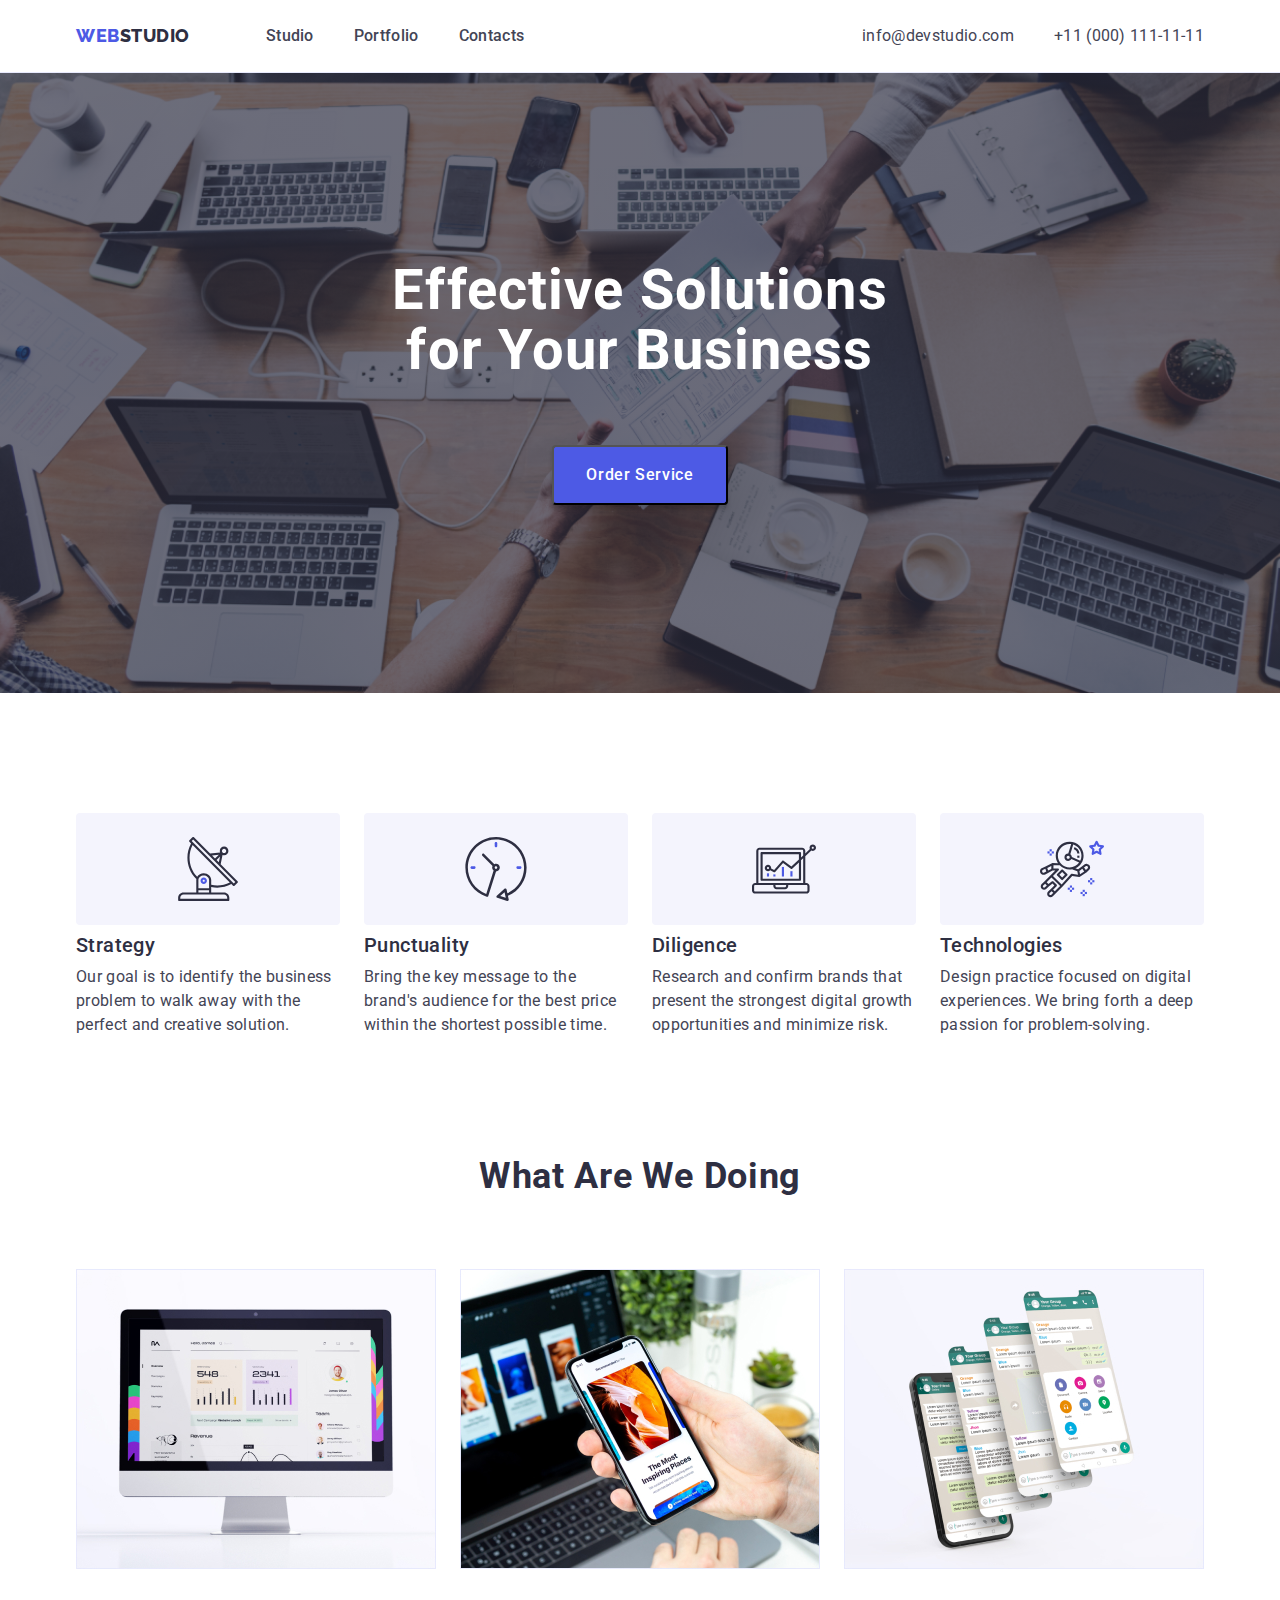
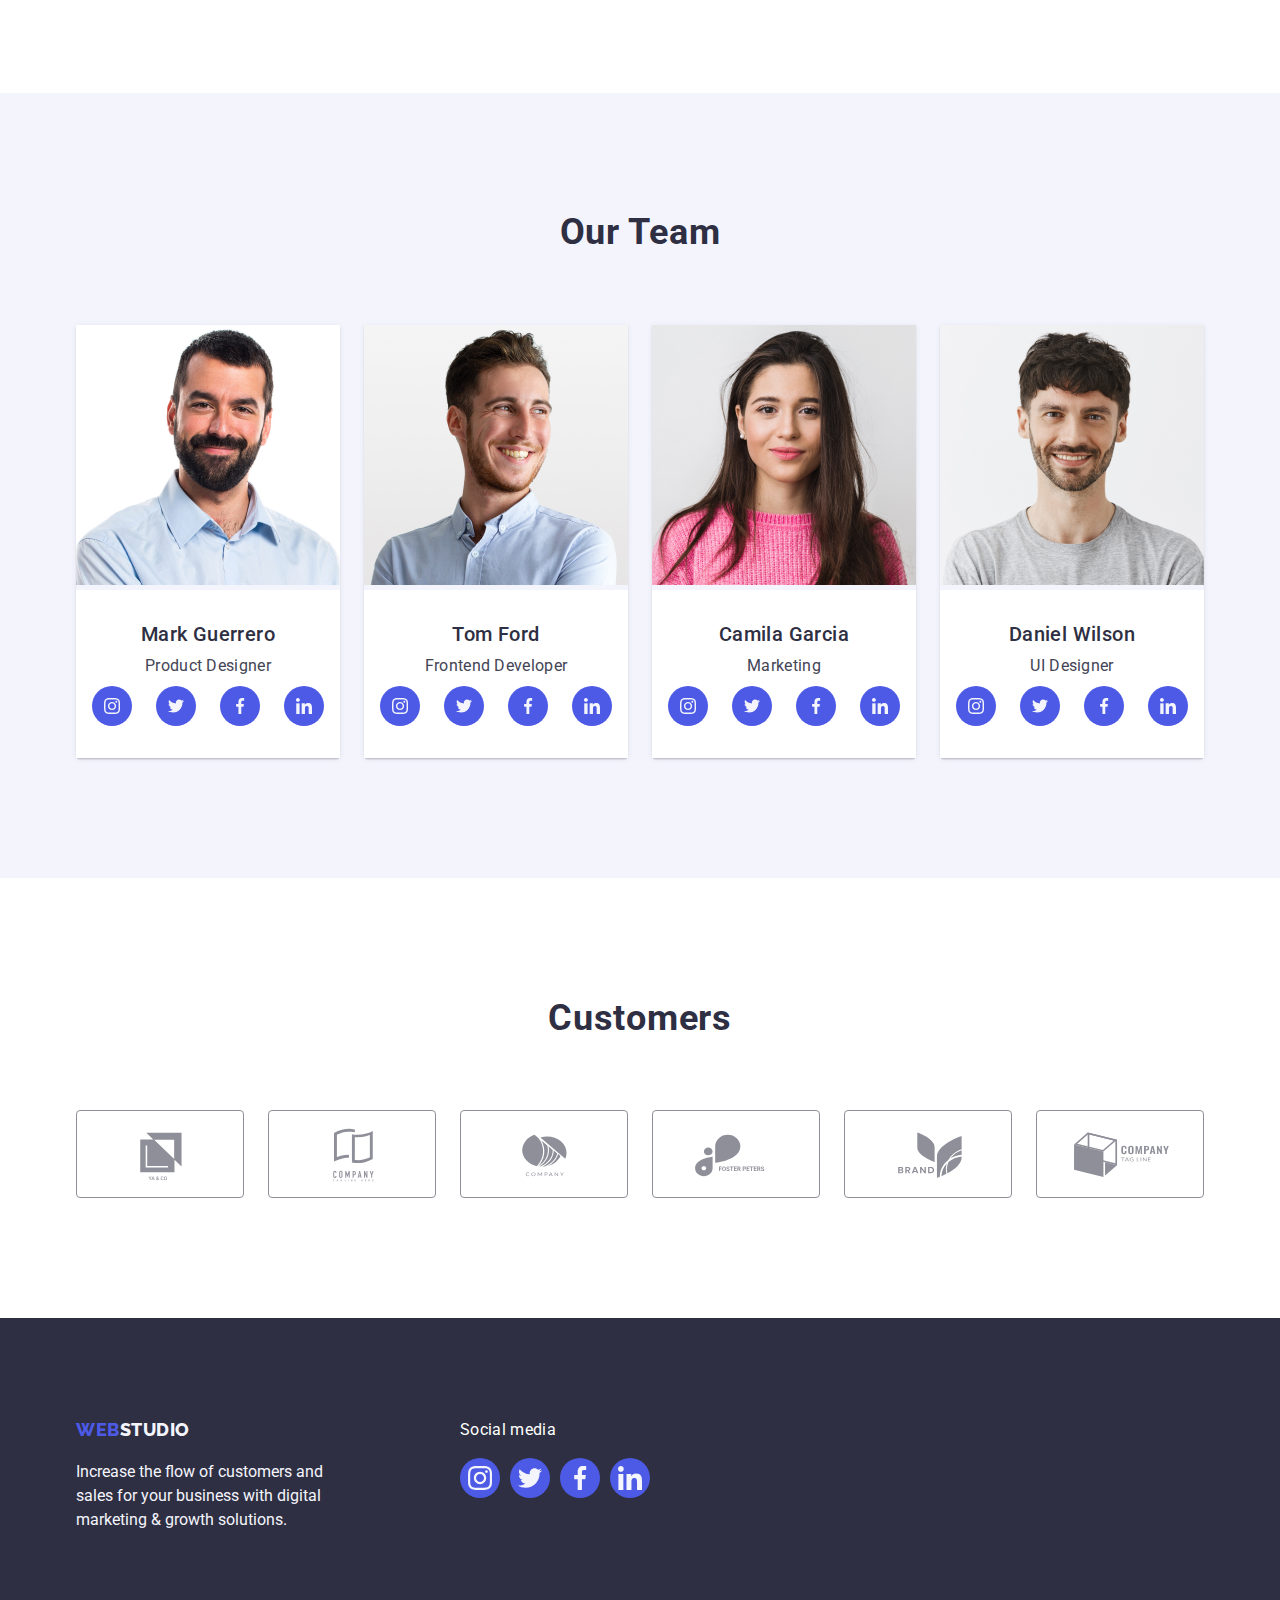
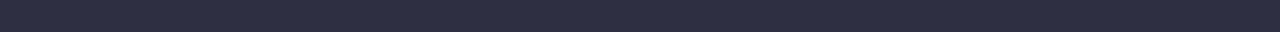
<file: index.html>
<!DOCTYPE html>
<html lang="en">
  <head>
    <meta charset="UTF-8" />
    <meta http-equiv="X-UA-Compatible" content="IE=edge" />
    <meta name="viewport" content="width=device-width, initial-scale=1.0" />
    <link rel="preconnect" href="https://fonts.googleapis.com" />
    <link rel="preconnect" href="https://fonts.gstatic.com" crossorigin />
    <link
      href="https://fonts.googleapis.com/css2?family=Montserrat:wght@400;700&family=Raleway:ital,wght@0,100;0,200;0,300;0,400;0,500;0,600;0,700;0,800;0,900;1,100;1,200;1,300;1,400;1,500;1,600;1,700;1,800;1,900&display=swap"
      rel="stylesheet"
    />

    <link
      href="https://fonts.googleapis.com/css2?family=Montserrat:wght@400;700&family=Raleway:ital,wght@0,100;0,200;0,300;0,400;0,500;0,600;0,700;0,800;0,900;1,100;1,200;1,300;1,400;1,500;1,600;1,700;1,800;1,900&family=Roboto:ital,wght@0,100;0,300;0,400;0,500;0,700;0,900;1,100;1,300;1,400;1,500;1,700;1,900&display=swap"
      rel="stylesheet"
    />
    <link
      rel="stylesheet"
      href="https://cdnjs.cloudflare.com/ajax/libs/modern-normalize/1.1.0/modern-normalize.css"
      integrity="sha512-Y0MM+V6ymRKN2zStTqzQ227DWhhp4Mzdo6gnlRnuaNCbc+YN/ZH0sBCLTM4M0oSy9c9VKiCvd4Jk44aCLrNS5Q=="
      crossorigin="anonymous"
      referrerpolicy="no-referrer"
    />

    <link rel="stylesheet" href="./css/styles.css" />
    <title>Студія</title>
  </head>

  <body>
    <header class="header-border">
      <div class="main-nav container">
        <nav class="nav-list">
          <!-- Logo -->
          <a class="logo link" href="./index.html"
            >Web<span class="logo-text link">Studio</span></a
          >
          <!-- Navigation menu -->
          <ul class="site-nav list">
            <li class="items">
              <a class="adress-list-item link" href="./index.html">Studio</a>
            </li>
            <li class="items">
              <a class="adress-list-item link" href="./portfolio.html"
                >Portfolio</a
              >
            </li>
            <li class="items">
              <a class="adress-list-item link" href="">Contacts</a>
            </li>
          </ul>
        </nav>
        <!-- Adress -->
        <address class="adress-list">
          <ul class="list adress-items">
            <li class="items">
              <a class="adress-list-item link" href="mailto:info@devstudio.com"
                >info@devstudio.com</a
              >
            </li>
            <li class="items">
              <a class="adress-list-item link" href="tel:+110001111111"
                >+11 (000) 111-11-11</a
              >
            </li>
          </ul>
        </address>
      </div>
    </header>

    <main>
      <!-- Description -->
      <section class="section-description">
        <div class="container">
          <h1 class="section-description-item">
            Effective Solutions for Your Business
          </h1>
          <button class="section-description-btn" type="button">
            Order Service
          </button>
        </div>
      </section>

      <!-- Features -->
      <section class="section-features">
        <div class="container">
          <h2 class="section-features-title" hidden>features</h2>
          <ul class="list section-features-list">
            <li class="item-features">
              <div class="svg-features-block">
                <svg class="icon-features" width="64" height="64">
                  <use href="./images/icons.svg#icon-antenna"></use>
                </svg>
              </div>
              <h3 class="section-features-item">Strategy</h3>
              <p class="section-features-item-text">
                Our goal is to identify the business problem to walk away with
                the perfect and creative solution.
              </p>
            </li>
            <li class="item-features icon-punctuality">
              <div class="svg-features-block">
                <svg class="icon-features" width="64" height="64">
                  <use href="./images/icons.svg#icon-clock"></use>
                </svg>
              </div>
              <h3 class="section-features-item">Punctuality</h3>
              <p class="section-features-item-text">
                Bring the key message to the brand's audience for the best price
                within the shortest possible time.
              </p>
            </li>
            <li class="item-features icon-diligence">
              <div class="svg-features-block">
                <svg class="icon-features" width="64" height="64">
                  <use href="./images/icons.svg#icon-diagram"></use>
                </svg>
              </div>
              <h3 class="section-features-item">Diligence</h3>
              <p class="section-features-item-text">
                Research and confirm brands that present the strongest digital
                growth opportunities and minimize risk.
              </p>
            </li>
            <li class="item-features icon-technologies">
              <div class="svg-features-block">
                <svg class="icon-features" width="64" height="64">
                  <use href="./images/icons.svg#icon-astronaut"></use>
                </svg>
              </div>
              <h3 class="section-features-item">Technologies</h3>
              <p class="section-features-item-text">
                Design practice focused on digital experiences. We bring forth a
                deep passion for problem-solving.
              </p>
            </li>
          </ul>
        </div>
      </section>

      <!-- Doing -->
      <section class="section-doing">
        <div class="container">
          <h2 class="section-doing-title">What are we doing</h2>

          <ul class="list section-doing-list">
            <li class="doing-item">
              <img src="./images/img01.jpg" alt="desktop" width="360" />
            </li>

            <li class="doing-item">
              <img src="./images/img02.jpg" alt="mobile" width="360" />
            </li>

            <li class="doing-item">
              <img src="./images/img03.jpg" alt="layers" width="360" />
            </li>
          </ul>
        </div>
      </section>

      <!-- Team -->
      <section class="section-team">
        <div class="container">
          <h2 class="section-team-head">Our Team</h2>
          <ul class="list section-team-list">
            <li class="section-team-item">
              <img src="./images/img04.jpg" alt="Mark Guerrero" width="264" />
              <div class="team-person-description">
                <h3 class="section-team-person">Mark Guerrero</h3>
                <p class="section-team-person-text">Product Designer</p>
                <ul class="list team-social-list">
                  <li class="team-social-item">
                    <a class="link team-social-link" href>
                      <svg class="team-social-icon" width="16" height="16">
                        <use href="./images/icons.svg#icon-instagram"></use>
                      </svg>
                    </a>
                  </li>
                  <li class="team-social-item">
                    <a class="link team-social-link" href>
                      <svg class="team-social-icon" width="16" height="16">
                        <use href="./images/icons.svg#icon-twitter"></use>
                      </svg>
                    </a>
                  </li>
                  <li class="team-social-item">
                    <a class="link team-social-link" href>
                      <svg class="team-social-icon" width="16" height="16">
                        <use href="./images/icons.svg#icon-facebook"></use>
                      </svg>
                    </a>
                  </li>
                  <li class="team-social-item">
                    <a class="link team-social-link" href>
                      <svg class="team-social-icon" width="16" height="16">
                        <use href="./images/icons.svg#icon-linkedin"></use>
                      </svg>
                    </a>
                  </li>
                </ul>
              </div>
            </li>
            <li class="section-team-item">
              <img src="./images/img05.jpg" alt="Tom Ford" width="264" />
              <div class="team-person-description">
                <h3 class="section-team-person">Tom Ford</h3>
                <p class="section-team-person-text">Frontend Developer</p>
                <ul class="list team-social-list">
                  <li class="team-social-item">
                    <a class="link team-social-link" href>
                      <svg class="team-social-icon" width="16" height="16">
                        <use href="./images/icons.svg#icon-instagram"></use>
                      </svg>
                    </a>
                  </li>
                  <li class="team-social-item">
                    <a class="link team-social-link" href>
                      <svg class="team-social-icon" width="16" height="16">
                        <use href="./images/icons.svg#icon-twitter"></use>
                      </svg>
                    </a>
                  </li>
                  <li class="team-social-item">
                    <a class="link team-social-link" href>
                      <svg class="team-social-icon" width="16" height="16">
                        <use href="./images/icons.svg#icon-facebook"></use>
                      </svg>
                    </a>
                  </li>
                  <li class="team-social-item">
                    <a class="link team-social-link" href>
                      <svg class="team-social-icon" width="16" height="16">
                        <use href="./images/icons.svg#icon-linkedin"></use>
                      </svg>
                    </a>
                  </li>
                </ul>
              </div>
            </li>
            <li class="section-team-item">
              <img src="./images/img06.jpg" alt="Camila Garcia" width="264" />
              <div class="team-person-description">
                <h3 class="section-team-person">Camila Garcia</h3>
                <p class="section-team-person-text">Marketing</p>
                <ul class="list team-social-list">
                  <li class="team-social-item">
                    <a class="link team-social-link" href>
                      <svg class="team-social-icon" width="16" height="16">
                        <use href="./images/icons.svg#icon-instagram"></use>
                      </svg>
                    </a>
                  </li>
                  <li class="team-social-item">
                    <a class="link team-social-link" href>
                      <svg class="team-social-icon" width="16" height="16">
                        <use href="./images/icons.svg#icon-twitter"></use>
                      </svg>
                    </a>
                  </li>
                  <li class="team-social-item">
                    <a class="link team-social-link" href>
                      <svg class="team-social-icon" width="16" height="16">
                        <use href="./images/icons.svg#icon-facebook"></use>
                      </svg>
                    </a>
                  </li>
                  <li class="team-social-item">
                    <a class="link team-social-link" href>
                      <svg class="team-social-icon" width="16" height="16">
                        <use href="./images/icons.svg#icon-linkedin"></use>
                      </svg>
                    </a>
                  </li>
                </ul>
              </div>
            </li>
            <li class="section-team-item">
              <img src="./images/img07.jpg" alt="Daniel Wilson" width="264" />
              <div class="team-person-description">
                <h3 class="section-team-person">Daniel Wilson</h3>
                <p class="section-team-person-text">UI Designer</p>
                <ul class="list team-social-list">
                  <li class="team-social-item">
                    <a class="link team-social-link" href>
                      <svg class="team-social-icon" width="16" height="16">
                        <use href="./images/icons.svg#icon-instagram"></use>
                      </svg>
                    </a>
                  </li>
                  <li class="team-social-item">
                    <a class="link team-social-link" href>
                      <svg class="team-social-icon" width="16" height="16">
                        <use href="./images/icons.svg#icon-twitter"></use>
                      </svg>
                    </a>
                  </li>
                  <li class="team-social-item">
                    <a class="link team-social-link" href>
                      <svg class="team-social-icon" width="16" height="16">
                        <use href="./images/icons.svg#icon-facebook"></use>
                      </svg>
                    </a>
                  </li>
                  <li class="team-social-item">
                    <a class="link team-social-link" href>
                      <svg class="team-social-icon" width="16" height="16">
                        <use href="./images/icons.svg#icon-linkedin"></use>
                      </svg>
                    </a>
                  </li>
                </ul>
              </div>
            </li>
          </ul>
        </div>
      </section>

      <!-- Customers -->
      <section class="section-customers">
        <div class="container">
          <h2 class="section-customers-header">Customers</h2>
          <ul class="list section-customers-list">
            <li class="section-customers-item">
              <a class="link customers-link" href>
                <svg class="svg-customers-icon" width="104" height="56">
                  <use href="./images/icons.svg#icon-Logo-01"></use>
                </svg>
              </a>
            </li>
            <li class="section-customers-item">
              <a class="link customers-link" href>
                <svg class="svg-customers-icon" width="104" height="56">
                  <use href="./images/icons.svg#icon-Logo-02"></use>
                </svg>
              </a>
            </li>
            <li class="section-customers-item">
              <a class="link customers-link" href>
                <svg class="svg-customers-icon" width="104" height="56">
                  <use href="./images/icons.svg#icon-Logo-03"></use>
                </svg>
              </a>
            </li>
            <li class="section-customers-item">
              <a class="link customers-link" href>
                <svg class="svg-customers-icon" width="104" height="56">
                  <use href="./images/icons.svg#icon-Logo-04"></use>
                </svg>
              </a>
            </li>
            <li class="section-customers-item">
              <a class="link customers-link" href>
                <svg class="svg-customers-icon" width="104" height="56">
                  <use href="./images/icons.svg#icon-Logo-05"></use>
                </svg>
              </a>
            </li>
            <li class="section-customers-item">
              <a class="link customers-link" href>
                <svg class="svg-customers-icon" width="104" height="56">
                  <use href="./images/icons.svg#icon-Logo-06"></use>
                </svg>
              </a>
            </li>
          </ul>
        </div>
      </section>
    </main>

    <footer class="footer-main">
      <div class="container">
        <div class="footer-container">
          <div class="footer-size">
            <a class="footer-logo link" href="./index.html"
              >Web<span class="logo-footer-text link">Studio</span></a
            >
            <p class="logo-footer-text">
              Increase the flow of customers and sales for your business with
              digital marketing & growth solutions.
            </p>
          </div>

          <div class="footer-social">
            <p class="footer-social-title">Social media</p>
            <ul class="list footer-social-list">
              <li class="footer-social-item">
                <a class="link footer-social-link" href>
                  <svg class="footer-social-icon" width="24" height="24">
                    <use href="./images/icons.svg#icon-instagram"></use>
                  </svg>
                </a>
              </li>
              <li class="footer-social-item">
                <a class="link footer-social-link" href>
                  <svg class="footer-social-icon" width="24" height="24">
                    <use href="./images/icons.svg#icon-twitter"></use>
                  </svg>
                </a>
              </li>
              <li class="footer-social-item">
                <a class="link footer-social-link" href>
                  <svg class="footer-social-icon" width="24" height="24">
                    <use href="./images/icons.svg#icon-facebook"></use>
                  </svg>
                </a>
              </li>
              <li class="footer-social-item">
                <a class="link footer-social-link" href>
                  <svg class="footer-social-icon" width="24" height="24">
                    <use href="./images/icons.svg#icon-linkedin"></use>
                  </svg>
                </a>
              </li>
            </ul>
          </div>
        </div>
      </div>
    </footer>
  </body>
</html>
</file>
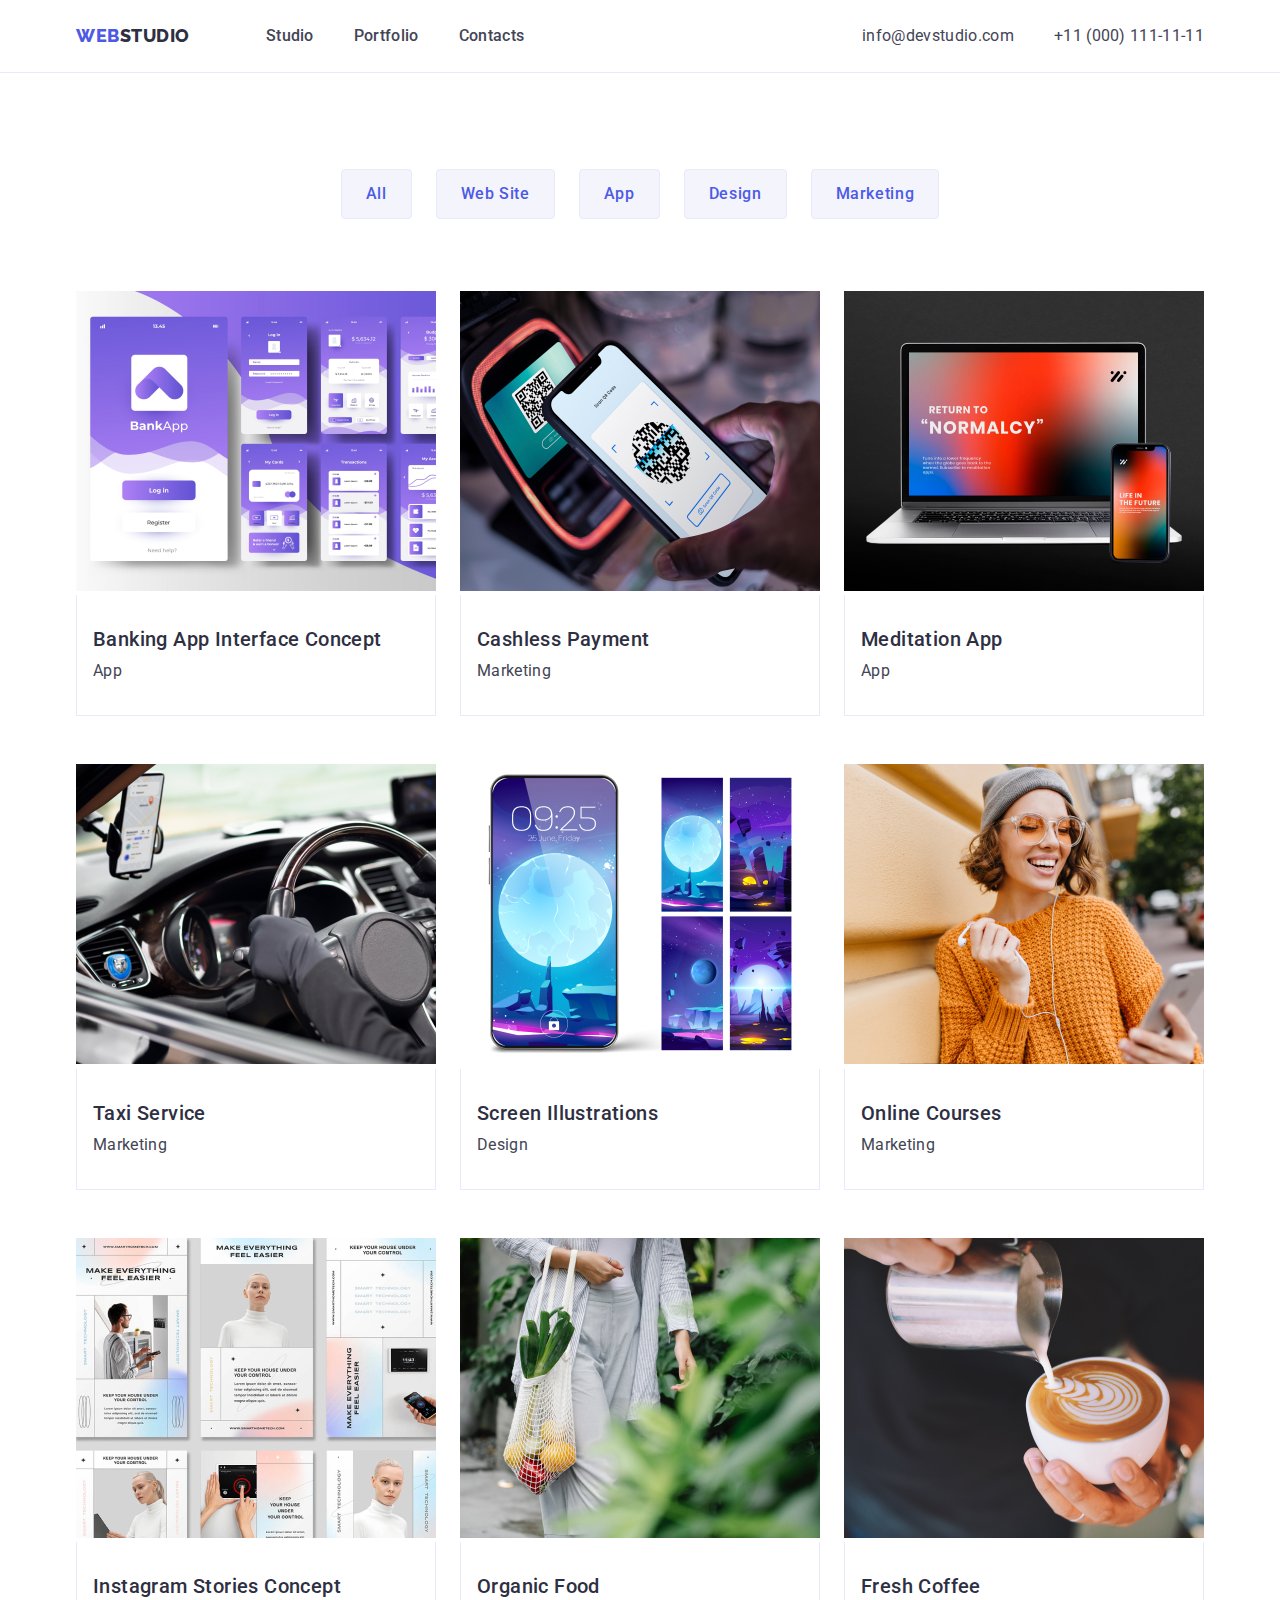
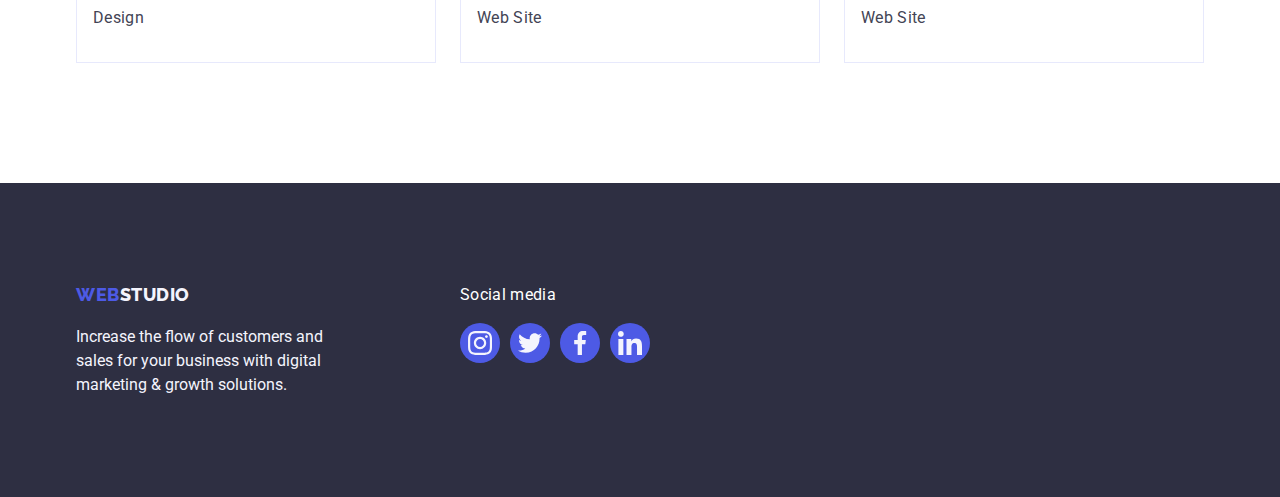
<file: portfolio.html>
<!DOCTYPE html>
<html lang="en">
  <head>
    <meta charset="UTF-8" />
    <meta http-equiv="X-UA-Compatible" content="IE=edge" />
    <meta name="viewport" content="width=device-width, initial-scale=1.0" />
    <link rel="preconnect" href="https://fonts.googleapis.com" />
    <link rel="preconnect" href="https://fonts.gstatic.com" crossorigin />
    <link
      href="https://fonts.googleapis.com/css2?family=Montserrat:wght@400;700&family=Raleway:ital,wght@0,100;0,200;0,300;0,400;0,500;0,600;0,700;0,800;0,900;1,100;1,200;1,300;1,400;1,500;1,600;1,700;1,800;1,900&display=swap"
      rel="stylesheet"
    />
    <link
      href="https://fonts.googleapis.com/css2?family=Montserrat:wght@400;700&family=Raleway:ital,wght@0,100;0,200;0,300;0,400;0,500;0,600;0,700;0,800;0,900;1,100;1,200;1,300;1,400;1,500;1,600;1,700;1,800;1,900&family=Roboto:ital,wght@0,100;0,300;0,400;0,500;0,700;0,900;1,100;1,300;1,400;1,500;1,700;1,900&display=swap"
      rel="stylesheet"
    />
    <link
      rel="stylesheet"
      href="https://cdnjs.cloudflare.com/ajax/libs/modern-normalize/1.1.0/modern-normalize.css"
      integrity="sha512-Y0MM+V6ymRKN2zStTqzQ227DWhhp4Mzdo6gnlRnuaNCbc+YN/ZH0sBCLTM4M0oSy9c9VKiCvd4Jk44aCLrNS5Q=="
      crossorigin="anonymous"
      referrerpolicy="no-referrer"
    />
    <link rel="stylesheet" href="./css/styles.css" />
    <title>Портфоліо</title>
  </head>

  <body>
    <header class="header-border">
      <div class="main-nav container">
        <nav class="nav-list">
          <!-- Logo -->
          <a class="logo link" href="./index.html"
            >Web<span class="logo-text link">Studio</span></a
          >
          <!-- Navigation menu -->
          <ul class="site-nav list">
            <li class="items">
              <a class="adress-list-item link" href="./index.html">Studio</a>
            </li>
            <li class="items">
              <a class="adress-list-item link" href="./portfolio.html"
                >Portfolio</a
              >
            </li>
            <li class="items">
              <a class="adress-list-item link" href="">Contacts</a>
            </li>
          </ul>
        </nav>
        <!-- Adress -->
        <address class="adress-list">
          <ul class="list adress-items">
            <li class="items">
              <a class="adress-list-item link" href="mailto:info@devstudio.com"
                >info@devstudio.com</a
              >
            </li>
            <li class="items">
              <a class="adress-list-item link" href="tel:+110001111111"
                >+11 (000) 111-11-11</a
              >
            </li>
          </ul>
        </address>
      </div>
    </header>

    <main>
      <section class="section-main">
        <div class="container">
          <!-- Buttons -->
          <h1 hidden>Main section</h1>
          <ul class="list btn-list">
            <li class="items">
              <button class="section-btn" type="button">All</button>
            </li>
            <li class="items">
              <button class="section-btn" type="button">Web Site</button>
            </li>
            <li class="items">
              <button class="section-btn" type="button">App</button>
            </li>
            <li class="items">
              <button class="section-btn" type="button">Design</button>
            </li>
            <li class="items">
              <button class="section-btn" type="button">Marketing</button>
            </li>
          </ul>
          <!-- Services -->
          <ul class="list services-list">
            <li class="item">
              <a class="link sevices-link" href="">
                <img
                  src="./images/imgpf_-8.jpg"
                  alt="Banking App Interface Concept"
                  width="360"
                />
                <div class="section-service-border section-service-card">
                  <h2 class="section-service-descrip">
                    Banking App Interface Concept
                  </h2>
                  <p class="section-service-text">App</p>
                </div>
              </a>
            </li>

            <li class="item">
              <a class="link sevices-link" href="">
                <img
                  src="./images/imgpf_-7.jpg"
                  alt="Cashless Payment"
                  width="360"
                />
                <div class="section-service-border section-service-card">
                  <h2 class="section-service-descrip">Cashless Payment</h2>
                  <p class="section-service-text">Marketing</p>
                </div>
              </a>
            </li>

            <li class="item">
              <a class="link sevices-link" href="">
                <img
                  src="./images/imgpf_-6.jpg"
                  alt="Meditation App"
                  width="360"
                />
                <div class="section-service-border section-service-card">
                  <h2 class="section-service-descrip">Meditation App</h2>
                  <p class="section-service-text">App</p>
                </div>
              </a>
            </li>

            <li class="item">
              <a class="link sevices-link" href="">
                <img
                  src="./images/imgpf_-5.jpg"
                  alt="Taxi Service"
                  width="360"
                />
                <div class="section-service-border section-service-card">
                  <h2 class="section-service-descrip">Taxi Service</h2>
                  <p class="section-service-text">Marketing</p>
                </div>
              </a>
            </li>

            <li class="item">
              <a class="link sevices-link" href="">
                <img
                  src="./images/imgpf_-4.jpg"
                  alt="Screen Illustrations"
                  width="360"
                />
                <div class="section-service-border section-service-card">
                  <h2 class="section-service-descrip">Screen Illustrations</h2>
                  <p class="section-service-text">Design</p>
                </div>
              </a>
            </li>

            <li class="item">
              <a class="link sevices-link" href="">
                <img
                  src="./images/imgpf_-3.jpg"
                  alt="Online Courses"
                  width="360"
                />
                <div class="section-service-border section-service-card">
                  <h2 class="section-service-descrip">Online Courses</h2>
                  <p class="section-service-text">Marketing</p>
                </div>
              </a>
            </li>

            <li class="item">
              <a class="link sevices-link" href="">
                <img
                  src="./images/imgpf_-2.jpg"
                  alt="Instagram Stories Concept"
                  width="360"
                />
                <div class="section-service-border section-service-card">
                  <h2 class="section-service-descrip">
                    Instagram Stories Concept
                  </h2>
                  <p class="section-service-text">Design</p>
                </div>
              </a>
            </li>

            <li class="item">
              <a class="link sevices-link" href="">
                <img
                  src="./images/imgpf_-1.jpg"
                  alt="Organic Food"
                  width="360"
                />
                <div class="section-service-border section-service-card">
                  <h2 class="section-service-descrip">Organic Food</h2>
                  <p class="section-service-text">Web Site</p>
                </div>
              </a>
            </li>

            <li class="item">
              <a class="link sevices-link" href="">
                <img src="./images/imgpf_.jpg" alt="Organic Food" width="360" />
                <div class="section-service-border section-service-card">
                  <h2 class="section-service-descrip">Fresh Coffee</h2>
                  <p class="section-service-text">Web Site</p>
                </div>
              </a>
            </li>
          </ul>
        </div>
      </section>
    </main>

    <footer class="footer-main">
      <div class="container">
        <div class="footer-container">
          <div class="footer-size">
            <a class="footer-logo link" href="./index.html"
              >Web<span class="logo-footer-text link">Studio</span></a
            >
            <p class="logo-footer-text">
              Increase the flow of customers and sales for your business with
              digital marketing & growth solutions.
            </p>
          </div>

          <div class="footer-social">
            <p class="footer-social-title">Social media</p>
            <ul class="list footer-social-list">
              <li class="footer-social-item">
                <a class="link footer-social-link" href>
                  <svg class="footer-social-icon" width="24" height="24">
                    <use href="./images/icons.svg#icon-instagram"></use>
                  </svg>
                </a>
              </li>
              <li class="footer-social-item">
                <a class="link footer-social-link" href>
                  <svg class="footer-social-icon" width="24" height="24">
                    <use href="./images/icons.svg#icon-twitter"></use>
                  </svg>
                </a>
              </li>
              <li class="footer-social-item">
                <a class="link footer-social-link" href>
                  <svg class="footer-social-icon" width="24" height="24">
                    <use href="./images/icons.svg#icon-facebook"></use>
                  </svg>
                </a>
              </li>
              <li class="footer-social-item">
                <a class="link footer-social-link" href>
                  <svg class="footer-social-icon" width="24" height="24">
                    <use href="./images/icons.svg#icon-linkedin"></use>
                  </svg>
                </a>
              </li>
            </ul>
          </div>
        </div>
      </div>
    </footer>
  </body>
</html>
</file>
<file: css/styles.css>
:root {
  --main-text: #434455;
  --background-color: #ffffff;
  --logo-color: #4d5ae5;
  --description-text: #2e2f42;
  --hover-focus-color: #404bbf;
  --section-background-color: #f4f4fd;
  --bg-gradient: linear-gradient(rgba(46, 47, 66, 0.7), rgba(46, 47, 66, 0.7));
}

* {
  margin: 0;
  padding: 0;
  list-style: 0;
}

.list {
  list-style: none;
}

body {
  font-family: "Roboto", sans-serif;
  color: var(--main-text);
  background-color: var(--background-color);
}

.container {
  width: 1158px;
  padding-left: 15px;
  padding-right: 15px;
  margin-left: auto;
  margin-right: auto;
}

.header-border {
  border-bottom: 1px solid #e7e9fc;
}

.main-nav {
  display: flex;
  align-items: center;
  justify-content: space-between;
}

.logo {
  font-family: "Raleway", sans-serif;
  font-weight: 800;
  font-size: 18px;
  line-height: 1.17;
  letter-spacing: 0.03em;
  text-transform: uppercase;
  color: var(--logo-color);
}
.logo-text {
  color: var(--description-text);
}

.link {
  text-decoration: none;
}

.link:hover {
  color: var(--hover-focus-color);
}

.link:focus {
  color: var(--hover-focus-color);
}

.nav-list {
  display: flex;
  align-items: center;
}

.site-nav {
  display: flex;
  margin-left: 76px;
}

.site-nav .items {
  font-weight: 500;
  font-size: 16px;
  line-height: 1.5;
  letter-spacing: 0.02em;
  color: var(--description-text);
  padding-top: 24px;
  padding-bottom: 24px;
}

.site-nav .items + .items {
  margin-left: 40px;
}

.adress-list {
  font-style: normal;
  margin-left: auto;
}

.adress-items {
  display: flex;
}

.adress-items .items + .items {
  margin-left: 40px;
}

.adress-list-item {
  font-size: 16px;
  line-height: 1.5;
  letter-spacing: 0.02em;
  color: var(--main-text);
}

.adress-list-item:hover {
  color: var(--hover-focus-color);
}

.adress-list-item:focus {
  color: var(--hover-focus-color);
}

/* Sections */

.section-description {
  background-color: var(--description-text);
  padding-top: 188px;
  padding-bottom: 188px;
  background-image: var(--bg-gradient), url("../images/people-office.png");
  background-repeat: no-repeat;
  background-position: center;
  background-size: cover;
  max-width: 1440px;
  margin-left: auto;
  margin-right: auto;
}

.section-description-item {
  font-size: 56px;
  line-height: 1.07;
  text-align: center;
  letter-spacing: 0.02em;
  color: var(--background-color);
  width: 496px;
  height: 120px;
  margin: auto;
}

.section-description-btn {
  background-color: var(--logo-color);
  font-family: "Roboto", sans-serif;
  font-weight: 500;
  font-size: 16px;
  line-height: 1.5;
  letter-spacing: 0.04em;
  color: var(--background-color);
  cursor: pointer;
  padding: 16px 32px;
  display: block;
  margin: 0 auto;
  margin-top: 64px;
  box-shadow: 0px 4px 4px rgba(0, 0, 0, 0.15);
  border-radius: 4px;
}

.section-description-btn:hover {
  background-color: var(--hover-focus-color);
}

.section-description-btn:focus {
  background-color: var(--hover-focus-color);
}

/* Features */

.section-features {
  padding-top: 120px;
  padding-bottom: 120px;
}

.section-features-list {
  display: flex;
}

.section-features .item-features {
  width: calc((100% - 24px * 3) / 4);
}

.section-features .item-features + .item-features {
  margin-left: 24px;
}

.section-features-item {
  font-weight: 500;
  font-size: 20px;
  line-height: 1.2;
  letter-spacing: 0.02em;
  color: var(--description-text);
  margin-bottom: 8px;
}

.section-features-item-text {
  font-size: 16px;
  line-height: 1.5;
  letter-spacing: 0.02em;
  color: var(--main-text);
}

.svg-features-block {
  height: 112px;
  display: flex;
  justify-content: center;
  align-items: center;
  background: #f4f4fd;
  border-radius: 4px;
  margin-bottom: 8px;
}

/* Doing */

.section-doing {
  padding-bottom: 120px;
}

.section-doing-title {
  font-size: 36px;
  line-height: 1.11;
  text-align: center;
  letter-spacing: 0.02em;
  text-transform: capitalize;
  color: var(--description-text);
}

.section-doing-list {
  display: flex;
  margin-top: 72px;
}

.section-doing-list .doing-item + .doing-item {
  margin-left: 24px;
}

/* Team */

.section-team {
  background-color: var(--section-background-color);
  padding-top: 120px;
  padding-bottom: 120px;
}
.section-team-head {
  font-size: 36px;
  line-height: 1.11;
  text-align: center;
  letter-spacing: 0.02em;
  text-transform: capitalize;
  color: var(--description-text);
  margin-bottom: 72px;
}

.section-team-list {
  display: flex;
}

.section-team-list .section-team-item + .section-team-item {
  margin-left: 24px;
}

.section-team-item {
  background-color: var(--section-background-color);
  box-shadow: 0px 1px 6px rgba(46, 47, 66, 0.08),
    0px 1px 1px rgba(46, 47, 66, 0.16), 0px 2px 1px rgba(46, 47, 66, 0.08);
  border-radius: 0px 0px 4px 4px;
}

.section-team-person {
  font-weight: 500;
  font-size: 20px;
  text-align: center;
  line-height: 1.2;
  letter-spacing: 0.02em;
  color: var(--description-text);
  margin-bottom: 8px;
}

.section-team-person-text {
  font-size: 16px;
  line-height: 1.5;
  letter-spacing: 0.02em;
  color: var(--main-text);
  text-align: center;
  margin-bottom: 8px;
}

.team-person-description {
  padding-top: 32px;
  padding-bottom: 32px;
  background-color: var(--background-color);
}

.team-social-list {
  display: flex;
  justify-content: center;
  gap: 24px;
}

.team-social-item {
  width: 40px;
  height: 40px;
}

.team-social-link {
  width: 100%;
  height: 100%;
  border-radius: 50%;
  background-color: #4d5ae5;
  display: flex;
  align-items: center;
  justify-content: center;
}
.team-social-icon {
  fill: #f4f4fd;
}

.team-social-link:focus {
  background: #404bbf;
}

.team-social-link:hover {
  background: #404bbf;
}
/* Customers */

.section-customers {
  padding-top: 120px;
  padding-bottom: 120px;
}

.section-customers-header {
  font-family: "Roboto";
  font-style: normal;
  font-weight: 700;
  font-size: 36px;
  line-height: 40px;
  text-align: center;
  letter-spacing: 0.02em;
  text-transform: capitalize;
  color: #2e2f42;
  margin-bottom: 72px;
}

.section-customers-list {
  display: flex;
  box-sizing: border-box;
}

.svg-customers-icon {
  height: 100%;
}

.customers-link {
  display: flex;
  justify-content: center;
  width: 168px;
  height: 88px;
  border: 1px solid #8e8f99;
  fill: #8e8f99;
  border-radius: 4px;
}

.section-customers-item {
  width: calc((100% - 24px * 5) / 6);
}

.section-customers-list .section-customers-item + .section-customers-item {
  margin-left: 24px;
}
.section-customers-item {
  display: flex;
  justify-content: center;
}

.customers-link:hover {
  fill: #404bbf;
  border-color: #404bbf;
}
.customers-link:focus {
  fill: #404bbf;
  border-color: #404bbf;
}

/* Footer */

.footer-main {
  background-color: var(--description-text);
  padding-top: 100px;
  padding-bottom: 100px;
}

.footer-container {
  display: flex;
}

.footer-logo {
  font-family: "Raleway", sans-serif;
  font-weight: 800;
  font-size: 18px;
  line-height: 1.17;
  letter-spacing: 0.03em;
  text-transform: uppercase;
  color: var(--logo-color);
}

.logo-footer-text {
  line-height: 24px;
  color: var(--section-background-color);
  margin-top: 18px;
}

.footer-size {
  max-width: 264px;
}

.footer-social {
  width: 208px;
  height: 80px;
  margin-left: 120px;
}

.footer-social-title {
  width: 100%;
  font-size: 16px;
  line-height: 1.5;
  letter-spacing: 0.02em;
  color: #ffffff;
  margin-bottom: 16px;
}

.footer-social-list {
  display: flex;
  gap: 10px;
}

.footer-social-link {
  width: 40px;
  height: 40px;
  border-radius: 50%;
  background-color: #4d5ae5;
  display: flex;
  align-items: center;
  justify-content: center;
}

.footer-social-icon {
  fill: #f4f4fd;
}

.footer-social-link:focus {
  background: #31d0aa;
}

.footer-social-link:hover {
  background: #31d0aa;
}

/* Portfolio */

.section-main {
  padding-top: 96px;
  padding-bottom: 120px;
}

.btn-list {
  display: flex;
  justify-content: center;
  margin-bottom: 72px;
}

.section-btn {
  font-family: "Roboto", sans-serif;
  font-weight: 500;
  font-size: 16px;
  line-height: 1.5;
  letter-spacing: 0.04em;
  padding: 12px 24px;
  color: var(--logo-color);
  background-color: var(--section-background-color);
  cursor: pointer;
  border: 1px solid #e7e9fc;
  border-radius: 4px;
}

.btn-list .items + .items {
  margin-left: 24px;
}

.section-btn:hover {
  color: var(--background-color);
  background-color: var(--hover-focus-color);
  box-shadow: 0px 3px 1px rgba(0, 0, 0, 0.1), 0px 2px 1px rgba(0, 0, 0, 0.08),
    0px 2px 2px rgba(0, 0, 0, 0.12);
  border-color: var(--hover-focus-color);
}

.section-btn:focus {
  color: var(--background-color);
  background-color: var(--hover-focus-color);
  box-shadow: 0px 3px 1px rgba(0, 0, 0, 0.1), 0px 2px 1px rgba(0, 0, 0, 0.08),
    0px 2px 2px rgba(0, 0, 0, 0.12);
  border-color: var(--hover-focus-color);
}

/* Services */

.services-list {
  display: flex;
  flex-direction: row;
  flex-wrap: wrap;
  align-content: center;
  justify-content: center;
}

.item {
  width: 360px;
  margin-right: 24px;
  margin-bottom: 48px;
}

.item:nth-child(3n) {
  margin-right: 0px;
}

.item:nth-child(n + 6) {
  margin-bottom: 0px;
}

.sevices-link {
  display: block;
}

.sevices-link:hover {
  box-shadow: 0px 1px 6px rgba(46, 47, 66, 0.08),
    0px 1px 1px rgba(46, 47, 66, 0.16), 0px 2px 1px rgba(46, 47, 66, 0.08);
}

.section-service-descrip {
  font-weight: 500;
  font-size: 20px;
  line-height: 1.2;
  letter-spacing: 0.02em;
  color: var(--description-text);
}
.section-service-text {
  font-size: 16px;
  line-height: 1.5;
  letter-spacing: 0.02em;
  color: var(--main-text);
  margin-top: 8px;
}

.section-service-border {
  border: 1px solid #e7e9fc;
  border-top: transparent;
}

.section-service-card {
  padding-left: 16px;
  padding-top: 32px;
  padding-bottom: 32px;
}

/* Icons */
</file>
